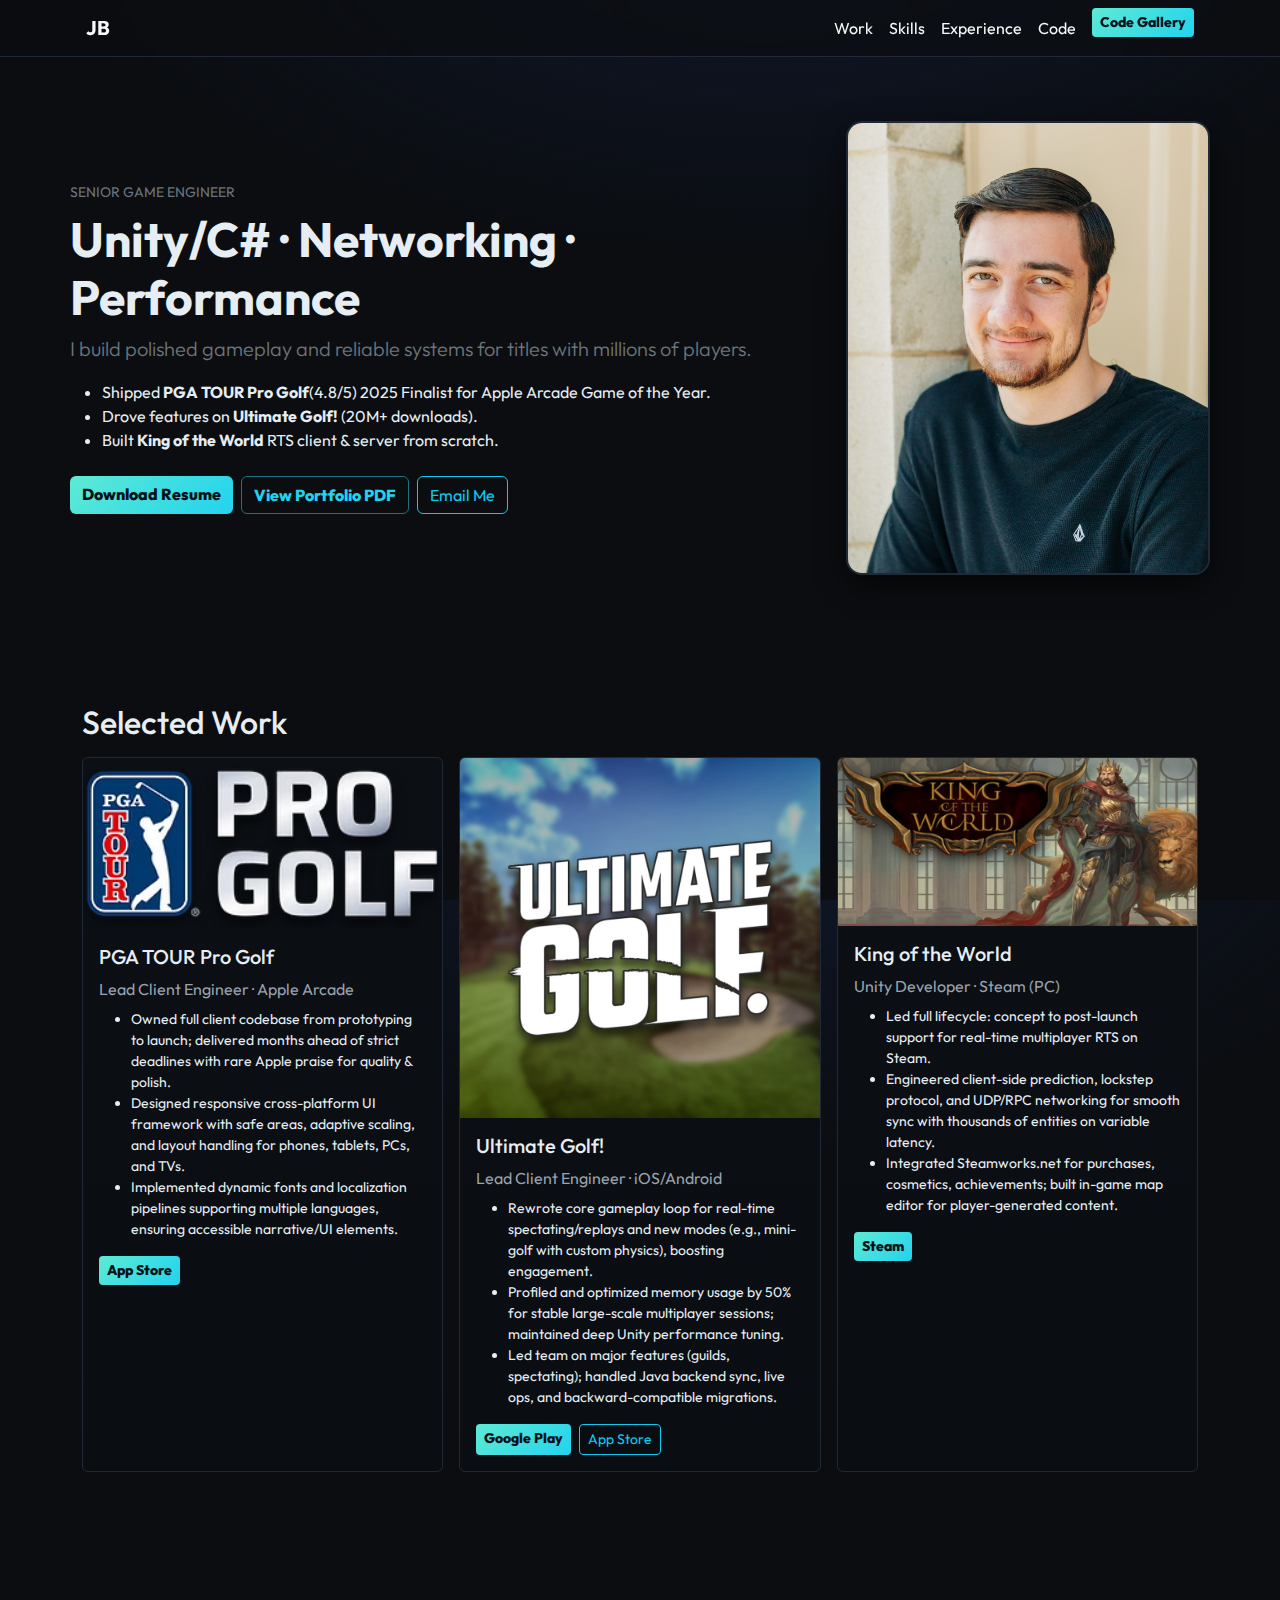
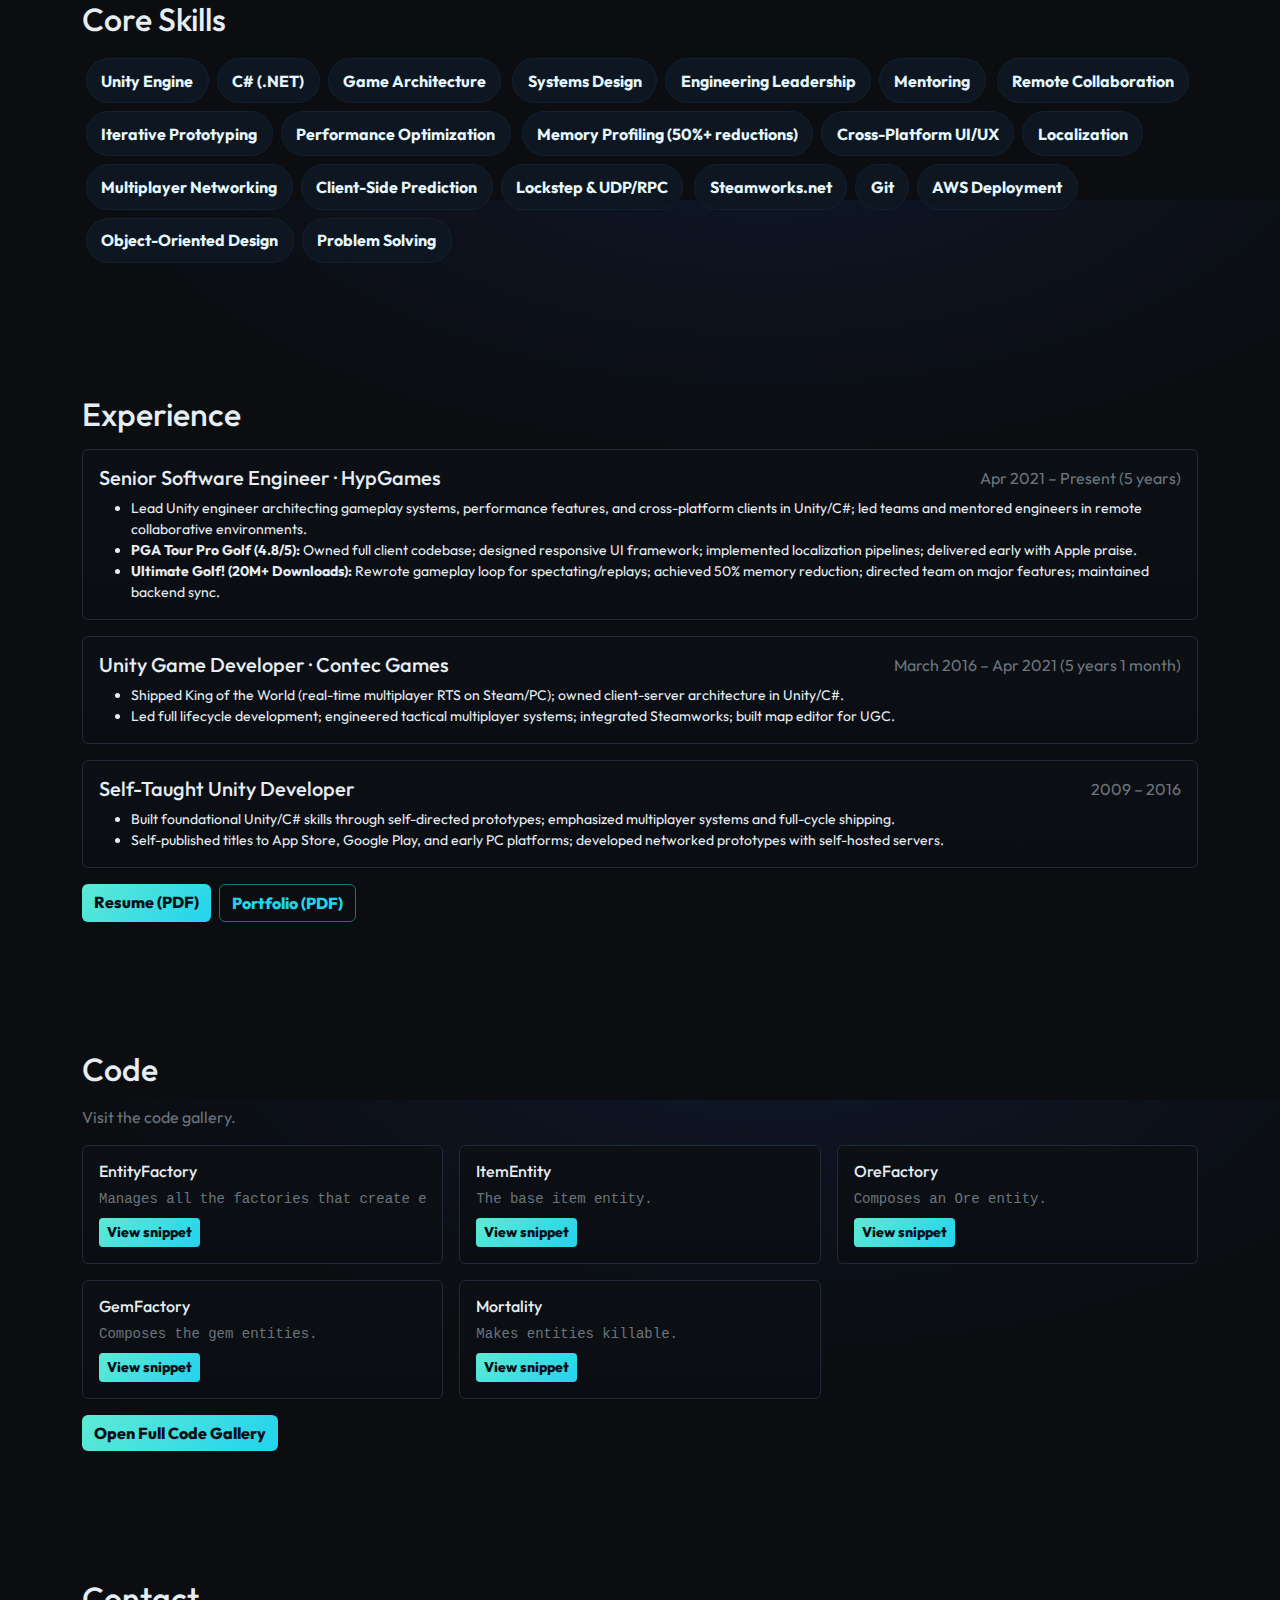
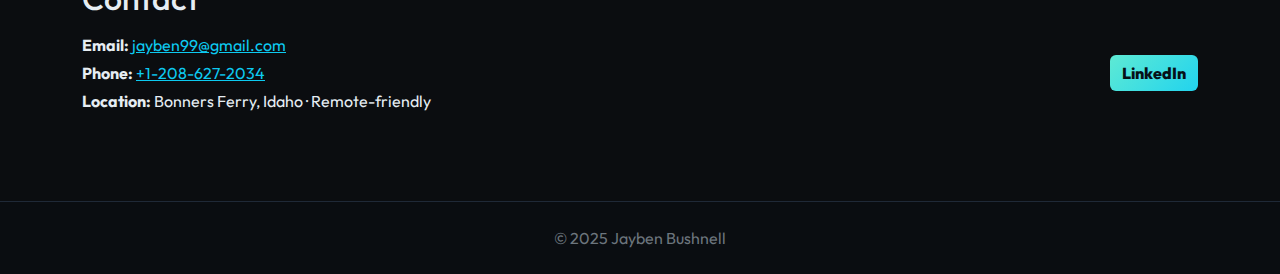
<file: index.html>
<!DOCTYPE html>
<html lang="en">
<head>
  <meta charset="utf-8" />
  <meta name="viewport" content="width=device-width, initial-scale=1" />
  <title>Jayben Bushnell · Senior Game Engineer</title>
  <meta name="description" content="Senior Unity/C# engineer — multiplayer, networking, performance. Shipped PGA TOUR Pro Golf (Apple Arcade), Ultimate Golf!, and King of the World." />
  <link href="https://cdn.jsdelivr.net/npm/bootstrap@5.3.3/dist/css/bootstrap.min.css" rel="stylesheet">
  <link rel="preconnect" href="https://fonts.googleapis.com">
  <link rel="preconnect" href="https://fonts.gstatic.com" crossorigin>
  <link href="https://fonts.googleapis.com/css2?family=Outfit:wght@300;400;600;700;900&display=swap" rel="stylesheet">
  <style>
    :root{--bg:#0b0d10; --text:#e6edf3; --muted:#99a2ad; --brand:#5eead4; --brand2:#22d3ee}
    html,body{height:100%}
    body{background: radial-gradient(1200px 600px at 60% -10%, #0f172a 0%, rgba(15,23,42,0) 60%), var(--bg) !important; color:var(--text); font-family:'Outfit',system-ui,-apple-system,Segoe UI,Roboto,Ubuntu,'Helvetica Neue',Arial}
    a{color:var(--brand2)}
    .nav-dark{backdrop-filter: blur(8px); background:rgba(11,13,16,.7); border-bottom:1px solid #1f2937}
    .btn-brand{background:linear-gradient(135deg,var(--brand),var(--brand2)); color:#061118; border:none; font-weight:800}
    .btn-brand-outline{color:var(--brand2); border:1px solid #1f7080; background:transparent; font-weight:800}
    .chip{display:inline-block; padding:.6rem .9rem; border-radius:999px; background:#0d1621; border:1px solid #122232; color:#e5f7ff; font-weight:700; margin:.25rem}
    .section{padding:64px 0}
    .role{color:var(--muted)}
    .card-dark{background:linear-gradient(180deg,#0c1015,#0a0d11); border:1px solid #1f2937; color:var(--text)}
    footer{border-top:1px solid #1f2937; background:#0a0d11}
    .headshot{box-shadow:0 10px 30px rgba(0,0,0,.6); border:2px solid #1f2937}
    #toTopBtn{position:fixed; bottom:30px; right:30px; display:none; z-index:9999}
  </style>
</head>
<body>
  <nav class="navbar nav-dark sticky-top">
    <div class="container px-3">
      <a class="navbar-brand fw-bold text-light" href="#">JB</a>
      <ul class="navbar-nav flex-row gap-3">
        <li class="nav-item"><a class="nav-link text-light" href="#work">Work</a></li>
        <li class="nav-item"><a class="nav-link text-light" href="#skills">Skills</a></li>
        <li class="nav-item"><a class="nav-link text-light" href="#experience">Experience</a></li>
        <li class="nav-item"><a class="nav-link text-light" href="#code">Code</a></li>
        <li class="nav-item"><a class="btn btn-sm btn-brand" href="code_examples.html">Code Gallery</a></li>
      </ul>
    </div>
  </nav>

  <!-- Hero with headshot -->
  <header class="container section" id="top">
    <div class="row g-4 align-items-center">
      <div class="col-lg-8">
        <p class="text-uppercase small text-secondary mb-2">Senior Game Engineer</p>
        <h1 class="display-5 fw-bold mb-2">Unity/C# · Networking · Performance</h1>
        <p class="lead text-secondary mb-3">I build polished gameplay and reliable systems for titles with millions of players.</p>
        <ul class="mb-4">
          <li>Shipped <strong>PGA TOUR Pro Golf</strong>(4.8/5) 2025 Finalist for Apple Arcade Game of the Year.</li>
          <li>Drove features on <strong>Ultimate Golf!</strong> (20M+ downloads).</li>
          <li>Built <strong>King of the World</strong> RTS client &amp; server from scratch.</li>
        </ul>
        <div class="d-flex gap-2 flex-wrap">
          <a class="btn btn-brand" href="ResumeV4-2.pdf" download>Download Resume</a>
          <a class="btn btn-brand-outline" href="PortfolioV2.pdf" target="_blank" rel="noopener">View Portfolio PDF</a>
          <a class="btn btn-outline-info" href="mailto:jayben99@gmail.com">Email Me</a>
        </div>
      </div>
      <div class="col-lg-4 text-center">
        <img class="img-fluid rounded-4 headshot" src="jaybenHeadShot.jpg" width="460" height="575" alt="Headshot of Jayben Bushnell">
      </div>
    </div>
  </header>

  <main class="container">
    <!-- Work -->
<section id="work" class="section">
  <h2 class="h2 mb-3">Selected Work</h2>
  <div class="row g-3">
    <div class="col-md-6 col-lg-4">
      <div class="card card-dark h-100">
        <img class="card-img-top" src="PGA Tour Pro Golf Logo.png" alt="PGA TOUR Pro Golf logo">
        <div class="card-body">
          <h3 class="h5">PGA TOUR Pro Golf</h3>
          <p class="role mb-2">Lead Client Engineer · Apple Arcade</p>
          <ul class="small">
            <li>Owned full client codebase from prototyping to launch; delivered months ahead of strict deadlines with rare Apple praise for quality & polish.</li>
            <li>Designed responsive cross-platform UI framework with safe areas, adaptive scaling, and layout handling for phones, tablets, PCs, and TVs.</li>
            <li>Implemented dynamic fonts and localization pipelines supporting multiple languages, ensuring accessible narrative/UI elements.</li>
          </ul>
          <a class="btn btn-sm btn-brand" target="_blank" rel="noopener" href="https://apps.apple.com/us/app/pga-tour-pro-golf/id6545262709">App Store</a>
        </div>
      </div>
    </div>
    <div class="col-md-6 col-lg-4">
      <div class="card card-dark h-100">
        <img class="card-img-top" src="ultimate-golf.jpg" alt="Ultimate Golf!">
        <div class="card-body">
          <h3 class="h5">Ultimate Golf!</h3>
          <p class="role mb-2">Lead Client Engineer · iOS/Android</p>
          <ul class="small">
            <li>Rewrote core gameplay loop for real-time spectating/replays and new modes (e.g., mini-golf with custom physics), boosting engagement.</li>
            <li>Profiled and optimized memory usage by 50% for stable large-scale multiplayer sessions; maintained deep Unity performance tuning.</li>
            <li>Led team on major features (guilds, spectating); handled Java backend sync, live ops, and backward-compatible migrations.</li>
          </ul>
          <div class="d-flex gap-2">
            <a class="btn btn-sm btn-brand" target="_blank" rel="noopener" href="https://play.google.com/store/apps/details?id=com.hypgames.ultimategolf">Google Play</a>
            <a class="btn btn-sm btn-outline-info" target="_blank" rel="noopener" href="https://apps.apple.com/us/app/ultimate-golf/id1475163222">App Store</a>
          </div>
        </div>
      </div>
    </div>
    <div class="col-md-6 col-lg-4">
      <div class="card card-dark h-100">
        <img class="card-img-top" src="kotw.jpg" alt="King of the World key art">
        <div class="card-body">
          <h3 class="h5">King of the World</h3>
          <p class="role mb-2">Unity Developer · Steam (PC)</p>
          <ul class="small">
            <li>Led full lifecycle: concept to post-launch support for real-time multiplayer RTS on Steam.</li>
            <li>Engineered client-side prediction, lockstep protocol, and UDP/RPC networking for smooth sync with thousands of entities on variable latency.</li>
            <li>Integrated Steamworks.net for purchases, cosmetics, achievements; built in-game map editor for player-generated content.</li>
          </ul>
          <a class="btn btn-sm btn-brand" target="_blank" rel="noopener" href="https://store.steampowered.com/app/615020/King_of_the_World/">Steam</a>
        </div>
      </div>
    </div>
  </div>
</section>

<!-- Skills -->
<section id="skills" class="section">
  <h2 class="h2 mb-3">Core Skills</h2>
  <div>
    <span class="chip">Unity Engine</span><span class="chip">C# (.NET)</span><span class="chip">Game Architecture</span>
    <span class="chip">Systems Design</span><span class="chip">Engineering Leadership</span><span class="chip">Mentoring</span>
    <span class="chip">Remote Collaboration</span><span class="chip">Iterative Prototyping</span><span class="chip">Performance Optimization</span>
    <span class="chip">Memory Profiling (50%+ reductions)</span><span class="chip">Cross-Platform UI/UX</span><span class="chip">Localization</span>
    <span class="chip">Multiplayer Networking</span><span class="chip">Client-Side Prediction</span><span class="chip">Lockstep & UDP/RPC</span>
    <span class="chip">Steamworks.net</span><span class="chip">Git</span><span class="chip">AWS Deployment</span>
    <span class="chip">Object-Oriented Design</span><span class="chip">Problem Solving</span>
  </div>
</section>

<!-- Experience -->
<section id="experience" class="section">
  <h2 class="h2 mb-3">Experience</h2>
  <div class="row g-3">
    <div class="col-12">
      <div class="card card-dark">
        <div class="card-body">
          <div class="d-flex justify-content-between flex-wrap gap-2">
            <h3 class="h5 m-0">Senior Software Engineer · HypGames</h3>
            <div class="text-secondary">Apr 2021 – Present (5 years)</div>
          </div>
          <ul class="small mt-2 mb-0">
            <li>Lead Unity engineer architecting gameplay systems, performance features, and cross-platform clients in Unity/C#; led teams and mentored engineers in remote collaborative environments.</li>
            <li><strong>PGA Tour Pro Golf (4.8/5):</strong> Owned full client codebase; designed responsive UI framework; implemented localization pipelines; delivered early with Apple praise.</li>
            <li><strong>Ultimate Golf! (20M+ Downloads):</strong> Rewrote gameplay loop for spectating/replays; achieved 50% memory reduction; directed team on major features; maintained backend sync.</li>
          </ul>
        </div>
      </div>
    </div>
    <div class="col-12">
      <div class="card card-dark">
        <div class="card-body">
          <div class="d-flex justify-content-between flex-wrap gap-2">
            <h3 class="h5 m-0">Unity Game Developer · Contec Games</h3>
            <div class="text-secondary">March 2016 – Apr 2021 (5 years 1 month)</div>
          </div>
          <ul class="small mt-2 mb-0">
            <li>Shipped King of the World (real-time multiplayer RTS on Steam/PC); owned client-server architecture in Unity/C#.</li>
            <li>Led full lifecycle development; engineered tactical multiplayer systems; integrated Steamworks; built map editor for UGC.</li>
          </ul>
        </div>
      </div>
    </div>
    <div class="col-12">
      <div class="card card-dark">
        <div class="card-body">
          <div class="d-flex justify-content-between flex-wrap gap-2">
            <h3 class="h5 m-0">Self-Taught Unity Developer</h3>
            <div class="text-secondary">2009 – 2016</div>
          </div>
          <ul class="small mt-2 mb-0">
            <li>Built foundational Unity/C# skills through self-directed prototypes; emphasized multiplayer systems and full-cycle shipping.</li>
            <li>Self-published titles to App Store, Google Play, and early PC platforms; developed networked prototypes with self-hosted servers.</li>
          </ul>
        </div>
      </div>
    </div>
  </div>
  <div class="d-flex gap-2 mt-3">
    <a class="btn btn-brand" href="Resume_Jayben_Bushnell_SE.pdf" download>Resume (PDF)</a>
    <a class="btn btn-brand-outline" href="PortfolioV2.pdf" target="_blank" rel="noopener">Portfolio (PDF)</a>
  </div>
</section>

    <!-- Code (highlights) -->
    <section id="code" class="section">
      <h2 class="h2 mb-3">Code</h2>
      <p class="text-secondary">Visit the code gallery.</p>
      <div class="row g-3">
        <div class="col-md-6 col-lg-4">
          <div class="card card-dark h-100">
            <div class="card-body">
              <h3 class="h6 mb-2">EntityFactory</h3>
              <pre class="small text-secondary mb-2">Manages all the factories that create entities.</pre>
              <a class="btn btn-sm btn-brand" href="code_examples.html#EntityFactory">View snippet</a>
            </div>
          </div>
        </div>

        <div class="col-md-6 col-lg-4">
          <div class="card card-dark h-100">
            <div class="card-body">
              <h3 class="h6 mb-2">ItemEntity</h3>
              <pre class="small text-secondary mb-2">The base item entity.</pre>
              <a class="btn btn-sm btn-brand" href="code_examples.html#ItemEntity">View snippet</a>
            </div>
          </div>
        </div>

        <div class="col-md-6 col-lg-4">
          <div class="card card-dark h-100">
            <div class="card-body">
              <h3 class="h6 mb-2">OreFactory</h3>
              <pre class="small text-secondary mb-2">Composes an Ore entity.</pre>
              <a class="btn btn-sm btn-brand" href="code_examples.html#OreFactory">View snippet</a>
            </div>
          </div>
        </div>

        <div class="col-md-6 col-lg-4">
          <div class="card card-dark h-100">
            <div class="card-body">
              <h3 class="h6 mb-2">GemFactory</h3>
              <pre class="small text-secondary mb-2">Composes the gem entities.</pre>
              <a class="btn btn-sm btn-brand" href="code_examples.html#GemFactory">View snippet</a>
            </div>
          </div>
        </div>

        <div class="col-md-6 col-lg-4">
          <div class="card card-dark h-100">
            <div class="card-body">
              <h3 class="h6 mb-2">Mortality</h3>
              <pre class="small text-secondary mb-2">Makes entities killable.</pre>
              <a class="btn btn-sm btn-brand" href="code_examples.html#Mortality">View snippet</a>
            </div>
          </div>
        </div>
      </div>
      <div class="mt-3">
        <a class="btn btn-brand" href="code_examples.html">Open Full Code Gallery</a>
      </div>
    </section>

    <!-- Contact -->
    <section id="contact" class="section">
      <h2 class="h2 mb-3">Contact</h2>
      <div class="row g-3 align-items-center">
        <div class="col-md">
          <p class="mb-1"><strong>Email:</strong> <a class="link-info" href="mailto:jayben99@gmail.com">jayben99@gmail.com</a></p>
          <p class="mb-1"><strong>Phone:</strong> <a class="link-info" href="tel:+12086272034">+1-208-627-2034</a></p>
          <p class="mb-0"><strong>Location:</strong> Bonners Ferry, Idaho · Remote-friendly</p>
        </div>
        <div class="col-md-auto">
          <a class="btn btn-brand" href="https://www.linkedin.com/in/jayben-bushnell/" target="_blank" rel="noopener">LinkedIn</a>
        </div>
      </div>
    </section>
  </main>

  <footer class="py-4 mt-4 text-center text-secondary">
    © 2025 Jayben Bushnell
  </footer>

  <button type="button" class="btn btn-brand" id="toTopBtn">↑ Top</button>

  <script src="https://cdn.jsdelivr.net/npm/bootstrap@5.3.3/dist/js/bootstrap.bundle.min.js"></script>
  <script>
    const topBtn = document.getElementById('toTopBtn');
    window.addEventListener('scroll', () => {
      if (window.scrollY > 300) topBtn.style.display = 'block';
      else topBtn.style.display = 'none';
    });
    topBtn.addEventListener('click', () => window.scrollTo({top:0, behavior:'smooth'}));
  </script>
</body>
</html>
</file>
